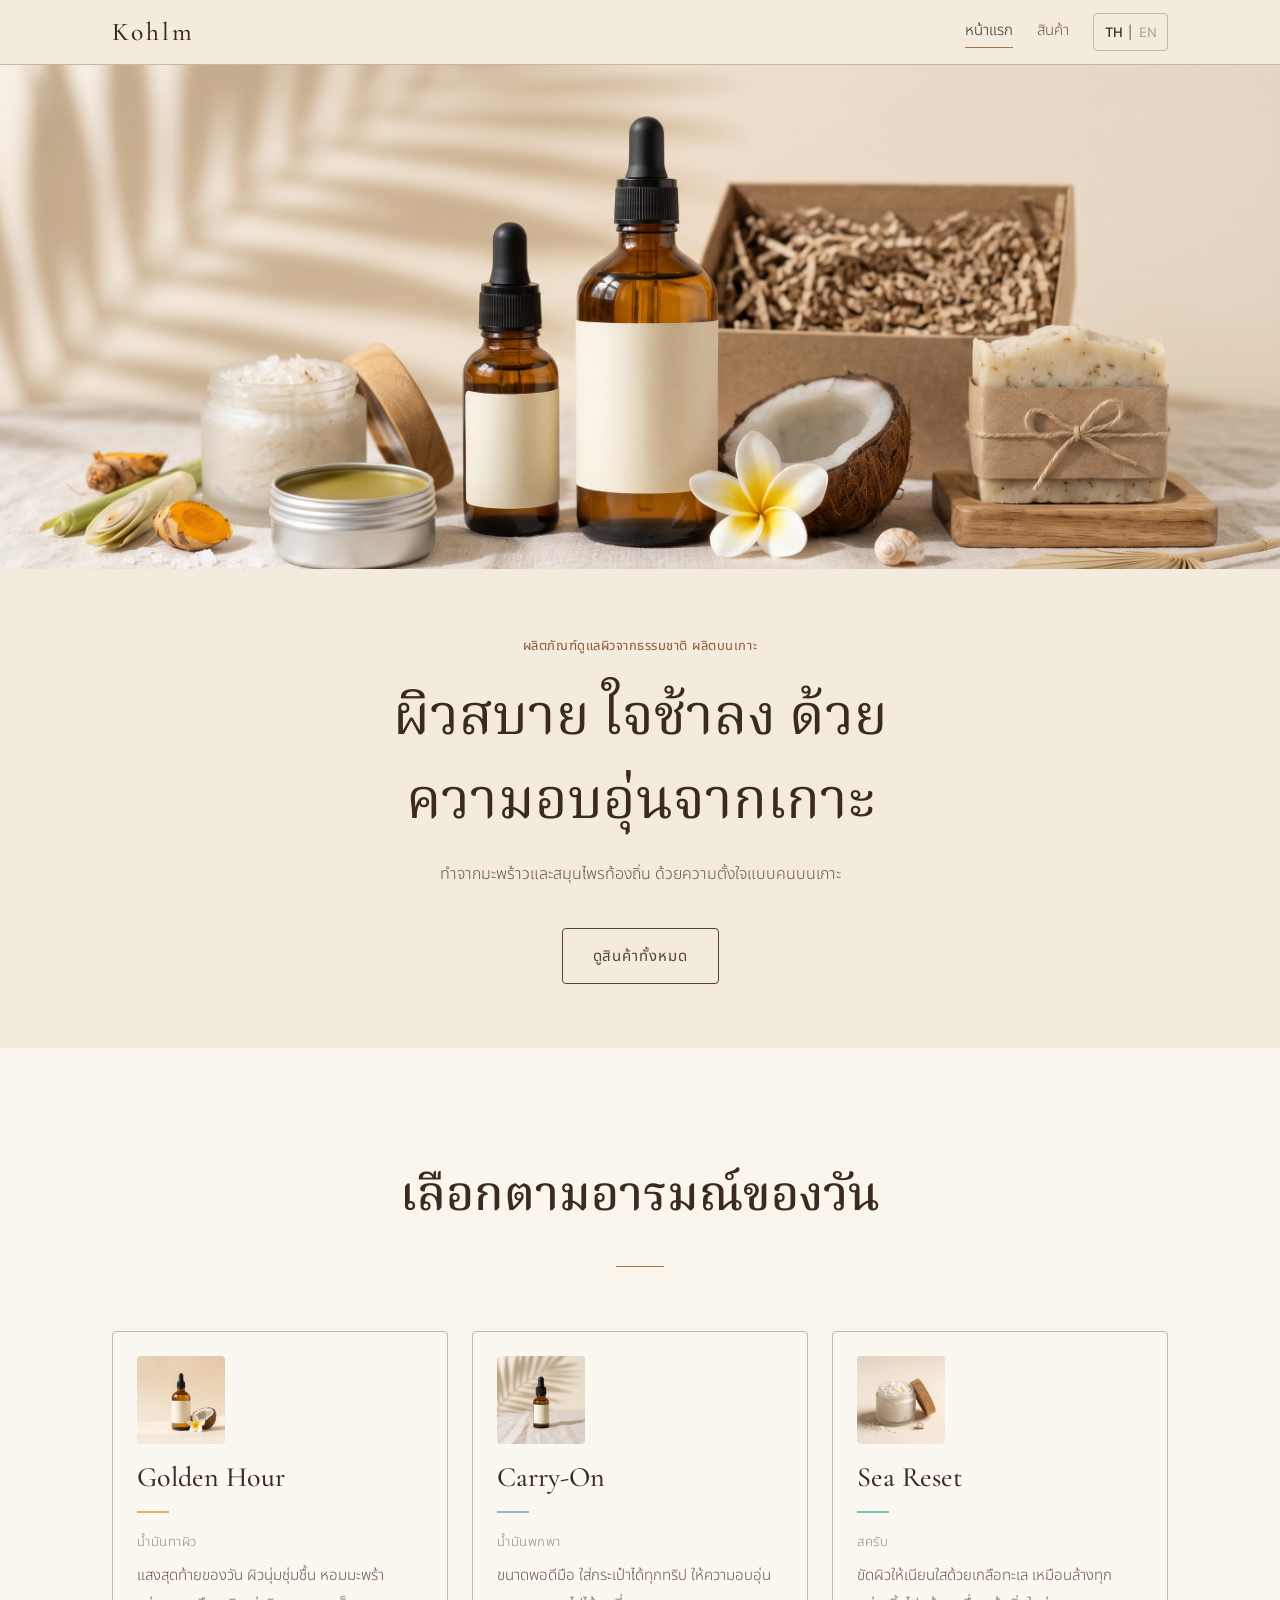
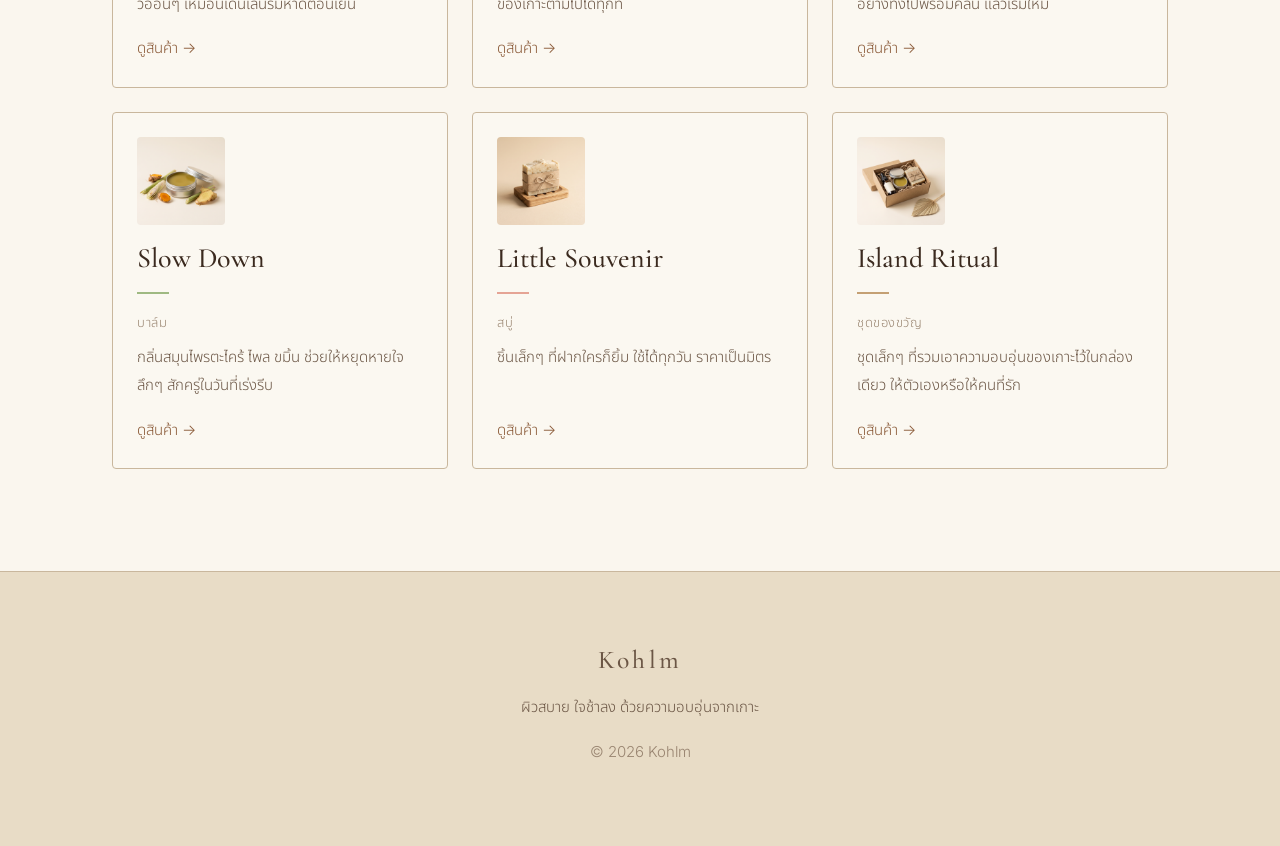
<file: index.html>
<!DOCTYPE html>
<html lang="th">
<head>
  <meta charset="utf-8">
  <meta name="viewport" content="width=device-width, initial-scale=1">
  <title>Kohlm | ผิวสบาย ใจช้าลง ด้วยความอบอุ่นจากเกาะ · Slow skin. Island warm.</title>
  <meta name="description" content="Kohlm ผลิตภัณฑ์ดูแลผิวจากธรรมชาติ ผลิตบนเกาะด้วยมะพร้าวและสมุนไพรท้องถิ่น | Natural skincare made on the island with local coconut and herbs.">
  <meta name="theme-color" content="#f3ebdd">
  <link rel="preconnect" href="https://fonts.googleapis.com">
  <link rel="preconnect" href="https://fonts.gstatic.com" crossorigin>
  <link rel="stylesheet" href="https://fonts.googleapis.com/css2?family=Cormorant+Garamond:ital,wght@0,400;0,500;0,600;1,400&family=Inter:wght@300;400;500&family=Noto+Sans+Thai:wght@300;400;500&family=Noto+Serif+Thai:wght@400;500;600&display=swap">
  <link rel="stylesheet" href="style.css">
</head>
<body>
  <a class="skip-link" href="#main" data-th="ข้ามไปยังเนื้อหา" data-en="Skip to content">ข้ามไปยังเนื้อหา</a>

  <header class="site-header">
    <div class="container site-header__inner">
      <a class="brand" href="index.html">Kohlm</a>
      <div class="site-header__right">
        <nav class="nav" aria-label="เมนูหลัก / Main menu">
          <a href="index.html" aria-current="page" data-th="หน้าแรก" data-en="Home">หน้าแรก</a>
          <a href="product.html" data-th="สินค้า" data-en="Products">สินค้า</a>
        </nav>
        <button type="button" id="lang-toggle">TH | EN</button>
      </div>
    </div>
  </header>

  <main id="main">
    <!-- Hero -->
    <section class="hero hero--full" aria-labelledby="hero-title">
      <div class="hero__media">
        <img class="hero__img"
             src="images/mix_gemini.jpg"
             alt="ผลิตภัณฑ์ Kohlm ทั้งชุดวางบนผ้าลินิน มีเงาใบปาล์มพาดอยู่ด้านหลัง"
             fetchpriority="high">
      </div>
      <div class="hero__body">
        <span class="eyebrow" data-th="ผลิตภัณฑ์ดูแลผิวจากธรรมชาติ ผลิตบนเกาะ" data-en="Natural skincare, made on the island">ผลิตภัณฑ์ดูแลผิวจากธรรมชาติ ผลิตบนเกาะ</span>
        <h1 class="hero__title" id="hero-title" data-th="ผิวสบาย ใจช้าลง ด้วยความอบอุ่นจากเกาะ" data-en="Slow skin. Island warm.">ผิวสบาย ใจช้าลง ด้วยความอบอุ่นจากเกาะ</h1>
        <p class="hero__sub" data-th="ทำจากมะพร้าวและสมุนไพรท้องถิ่น ด้วยความตั้งใจแบบคนบนเกาะ" data-en="Made with local coconut and herbs, with the care of island hands.">ทำจากมะพร้าวและสมุนไพรท้องถิ่น ด้วยความตั้งใจแบบคนบนเกาะ</p>
        <a class="btn" href="product.html" data-th="ดูสินค้าทั้งหมด" data-en="View all products">ดูสินค้าทั้งหมด</a>
      </div>
    </section>

    <!-- เลือกตามอารมณ์ / Moods -->
    <section class="section section--soft" aria-labelledby="moods-title">
      <div class="container">
        <div class="section__head">
          <h2 id="moods-title" data-th="เลือกตามอารมณ์ของวัน" data-en="Choose your mood">เลือกตามอารมณ์ของวัน</h2>
          <hr class="rule">
        </div>

        <div class="mood-grid">
          <a class="mood-card mood--golden-hour" href="product.html?mood=golden-hour">
            <div class="mood-card__media">
              <img class="mood-card__img" src="images/Coconut_Body_Oil_gemini.jpg" alt="ขวดหยดสีอำพัน 100 ml วางคู่กับมะพร้าวผ่าซีกและดอกลีลาวดี" loading="lazy">
            </div>
            <h3 class="mood-card__title">Golden Hour</h3>
            <span class="mood-underline" aria-hidden="true"></span>
            <span class="mood-card__type" data-th="น้ำมันทาผิว" data-en="Body Oil">น้ำมันทาผิว</span>
            <p class="mood-card__desc" data-th="แสงสุดท้ายของวัน ผิวนุ่มชุ่มชื้น หอมมะพร้าวอ่อนๆ เหมือนเดินเล่นริมหาดตอนเย็น" data-en="The last light of the day. Skin soft and moisturized, with a gentle coconut scent, like an evening stroll along the beach.">แสงสุดท้ายของวัน ผิวนุ่มชุ่มชื้น หอมมะพร้าวอ่อนๆ เหมือนเดินเล่นริมหาดตอนเย็น</p>
            <span class="mood-card__cta" data-th="ดูสินค้า" data-en="View">ดูสินค้า</span>
          </a>

          <a class="mood-card mood--carry-on" href="product.html?mood=carry-on">
            <div class="mood-card__media">
              <img class="mood-card__img" src="images/Travel_Oil_gemini.jpg" alt="ขวดหยดเล็กสีอำพัน 30 ml มีเงาใบปาล์มอยู่ด้านหลัง" loading="lazy">
            </div>
            <h3 class="mood-card__title">Carry-On</h3>
            <span class="mood-underline" aria-hidden="true"></span>
            <span class="mood-card__type" data-th="น้ำมันพกพา" data-en="Travel Oil">น้ำมันพกพา</span>
            <p class="mood-card__desc" data-th="ขนาดพอดีมือ ใส่กระเป๋าได้ทุกทริป ให้ความอบอุ่นของเกาะตามไปได้ทุกที่" data-en="Hand-sized and ready for every trip, it brings the warmth of the island wherever you go.">ขนาดพอดีมือ ใส่กระเป๋าได้ทุกทริป ให้ความอบอุ่นของเกาะตามไปได้ทุกที่</p>
            <span class="mood-card__cta" data-th="ดูสินค้า" data-en="View">ดูสินค้า</span>
          </a>

          <a class="mood-card mood--sea-reset" href="product.html?mood=sea-reset">
            <div class="mood-card__media">
              <img class="mood-card__img" src="images/Sea_Salt_Coconut_Scrub_gemini.jpg" alt="กระปุกแก้วฝาไม้บรรจุสครับเกลือทะเล วางคู่กับเปลือกหอย" loading="lazy">
            </div>
            <h3 class="mood-card__title">Sea Reset</h3>
            <span class="mood-underline" aria-hidden="true"></span>
            <span class="mood-card__type" data-th="สครับ" data-en="Scrub">สครับ</span>
            <p class="mood-card__desc" data-th="ขัดผิวให้เนียนใสด้วยเกลือทะเล เหมือนล้างทุกอย่างทิ้งไปพร้อมคลื่น แล้วเริ่มใหม่" data-en="Sea salt buffs skin smooth and bright, like letting the waves wash everything away so you can begin again.">ขัดผิวให้เนียนใสด้วยเกลือทะเล เหมือนล้างทุกอย่างทิ้งไปพร้อมคลื่น แล้วเริ่มใหม่</p>
            <span class="mood-card__cta" data-th="ดูสินค้า" data-en="View">ดูสินค้า</span>
          </a>

          <a class="mood-card mood--slow-down" href="product.html?mood=slow-down">
            <div class="mood-card__media">
              <img class="mood-card__img" src="images/Herbal_Balm_gemini.jpg" alt="ตลับอลูมิเนียมบรรจุบาล์ม วางข้างตะไคร้ ขมิ้น และขิง" loading="lazy">
            </div>
            <h3 class="mood-card__title">Slow Down</h3>
            <span class="mood-underline" aria-hidden="true"></span>
            <span class="mood-card__type" data-th="บาล์ม" data-en="Balm">บาล์ม</span>
            <p class="mood-card__desc" data-th="กลิ่นสมุนไพรตะไคร้ ไพล ขมิ้น ช่วยให้หยุดหายใจลึกๆ สักครู่ในวันที่เร่งรีบ" data-en="Herbal notes of lemongrass, plai and turmeric help you pause for one deep breath on a rushed day.">กลิ่นสมุนไพรตะไคร้ ไพล ขมิ้น ช่วยให้หยุดหายใจลึกๆ สักครู่ในวันที่เร่งรีบ</p>
            <span class="mood-card__cta" data-th="ดูสินค้า" data-en="View">ดูสินค้า</span>
          </a>

          <a class="mood-card mood--little-souvenir" href="product.html?mood=little-souvenir">
            <div class="mood-card__media">
              <img class="mood-card__img" src="images/Natural_Soap_gemini.jpg" alt="สบู่ก้อนห่อกระดาษคราฟต์ผูกเชือก วางบนถาดไม้" loading="lazy">
            </div>
            <h3 class="mood-card__title">Little Souvenir</h3>
            <span class="mood-underline" aria-hidden="true"></span>
            <span class="mood-card__type" data-th="สบู่" data-en="Soap">สบู่</span>
            <p class="mood-card__desc" data-th="ชิ้นเล็กๆ ที่ฝากใครก็ยิ้ม ใช้ได้ทุกวัน ราคาเป็นมิตร" data-en="A little something that makes anyone smile. Made for everyday use, at a friendly price.">ชิ้นเล็กๆ ที่ฝากใครก็ยิ้ม ใช้ได้ทุกวัน ราคาเป็นมิตร</p>
            <span class="mood-card__cta" data-th="ดูสินค้า" data-en="View">ดูสินค้า</span>
          </a>

          <a class="mood-card mood--island-ritual" href="product.html?mood=island-ritual">
            <div class="mood-card__media">
              <img class="mood-card__img" src="images/Island_Ritual_Set_gemini.jpg" alt="กล่องของขวัญคราฟต์ บรรจุขวดน้ำมัน บาล์ม และสบู่ พร้อมใบปาล์มแห้ง" loading="lazy">
            </div>
            <h3 class="mood-card__title">Island Ritual</h3>
            <span class="mood-underline" aria-hidden="true"></span>
            <span class="mood-card__type" data-th="ชุดของขวัญ" data-en="Gift Set">ชุดของขวัญ</span>
            <p class="mood-card__desc" data-th="ชุดเล็กๆ ที่รวมเอาความอบอุ่นของเกาะไว้ในกล่องเดียว ให้ตัวเองหรือให้คนที่รัก" data-en="A small set that gathers the warmth of the island into one box, for yourself or someone you love.">ชุดเล็กๆ ที่รวมเอาความอบอุ่นของเกาะไว้ในกล่องเดียว ให้ตัวเองหรือให้คนที่รัก</p>
            <span class="mood-card__cta" data-th="ดูสินค้า" data-en="View">ดูสินค้า</span>
          </a>
        </div>
      </div>
    </section>
  </main>

  <footer class="site-footer">
    <div class="container">
      <a class="brand" href="index.html">Kohlm</a>
      <p data-th="ผิวสบาย ใจช้าลง ด้วยความอบอุ่นจากเกาะ" data-en="Slow skin. Island warm.">ผิวสบาย ใจช้าลง ด้วยความอบอุ่นจากเกาะ</p>
      <p class="text-en">&copy; 2026 Kohlm</p>
    </div>
  </footer>

  <script src="script.js"></script>
</body>
</html>
</file>
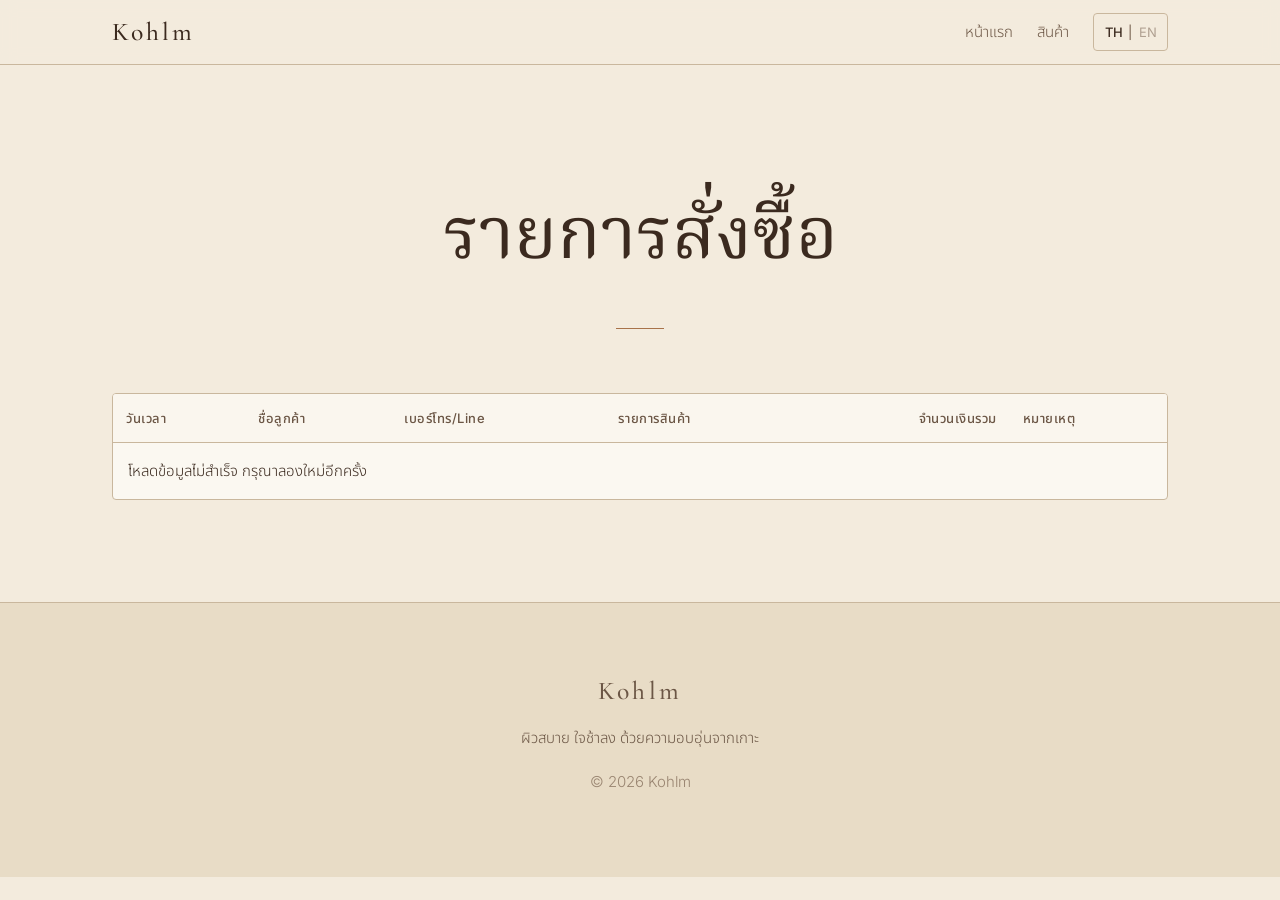
<file: admin.html>
<!DOCTYPE html>
<html lang="th">
<head>
  <meta charset="utf-8">
  <meta name="viewport" content="width=device-width, initial-scale=1">
  <meta name="robots" content="noindex, nofollow">
  <title>รายการสั่งซื้อ · Orders | Kohlm</title>
  <meta name="description" content="หน้าสำหรับเจ้าของร้านเพื่อดูรายการสั่งซื้อ Kohlm | Order list for the Kohlm shop owner.">
  <meta name="theme-color" content="#f3ebdd">
  <link rel="preconnect" href="https://fonts.googleapis.com">
  <link rel="preconnect" href="https://fonts.gstatic.com" crossorigin>
  <link rel="stylesheet" href="https://fonts.googleapis.com/css2?family=Cormorant+Garamond:ital,wght@0,400;0,500;0,600;1,400&family=Inter:wght@300;400;500&family=Noto+Sans+Thai:wght@300;400;500&family=Noto+Serif+Thai:wght@400;500;600&display=swap">
  <link rel="stylesheet" href="style.css">
</head>
<body>
  <a class="skip-link" href="#main" data-th="ข้ามไปยังเนื้อหา" data-en="Skip to content">ข้ามไปยังเนื้อหา</a>

  <header class="site-header">
    <div class="container site-header__inner">
      <a class="brand" href="index.html">Kohlm</a>
      <div class="site-header__right">
        <nav class="nav" aria-label="เมนูหลัก / Main menu">
          <a href="index.html" data-th="หน้าแรก" data-en="Home">หน้าแรก</a>
          <a href="product.html" data-th="สินค้า" data-en="Products">สินค้า</a>
        </nav>
        <button type="button" id="lang-toggle">TH | EN</button>
      </div>
    </div>
  </header>

  <main id="main">
    <section class="section" aria-labelledby="page-title">
      <div class="container">
        <div class="section__head">
          <h1 id="page-title" data-th="รายการสั่งซื้อ" data-en="Orders">รายการสั่งซื้อ</h1>
          <hr class="rule">
        </div>

        <div class="table-wrap" role="region" aria-labelledby="page-title" tabindex="0">
          <table id="ordersTable" class="orders-table">
            <thead>
              <tr>
                <th scope="col" data-th="วันเวลา" data-en="Date/Time">วันเวลา</th>
                <th scope="col" data-th="ชื่อลูกค้า" data-en="Customer">ชื่อลูกค้า</th>
                <th scope="col" data-th="เบอร์โทร/Line" data-en="Phone / LINE">เบอร์โทร/Line</th>
                <th scope="col" data-th="รายการสินค้า" data-en="Items">รายการสินค้า</th>
                <th scope="col" data-th="จำนวนเงินรวม" data-en="Total">จำนวนเงินรวม</th>
                <th scope="col" data-th="หมายเหตุ" data-en="Note">หมายเหตุ</th>
              </tr>
            </thead>
            <tbody></tbody>
          </table>
        </div>
      </div>
    </section>
  </main>

  <footer class="site-footer">
    <div class="container">
      <a class="brand" href="index.html">Kohlm</a>
      <p data-th="ผิวสบาย ใจช้าลง ด้วยความอบอุ่นจากเกาะ" data-en="Slow skin. Island warm.">ผิวสบาย ใจช้าลง ด้วยความอบอุ่นจากเกาะ</p>
      <p class="text-en">&copy; 2026 Kohlm</p>
    </div>
  </footer>

  <script src="script.js"></script>
</body>
</html>
</file>
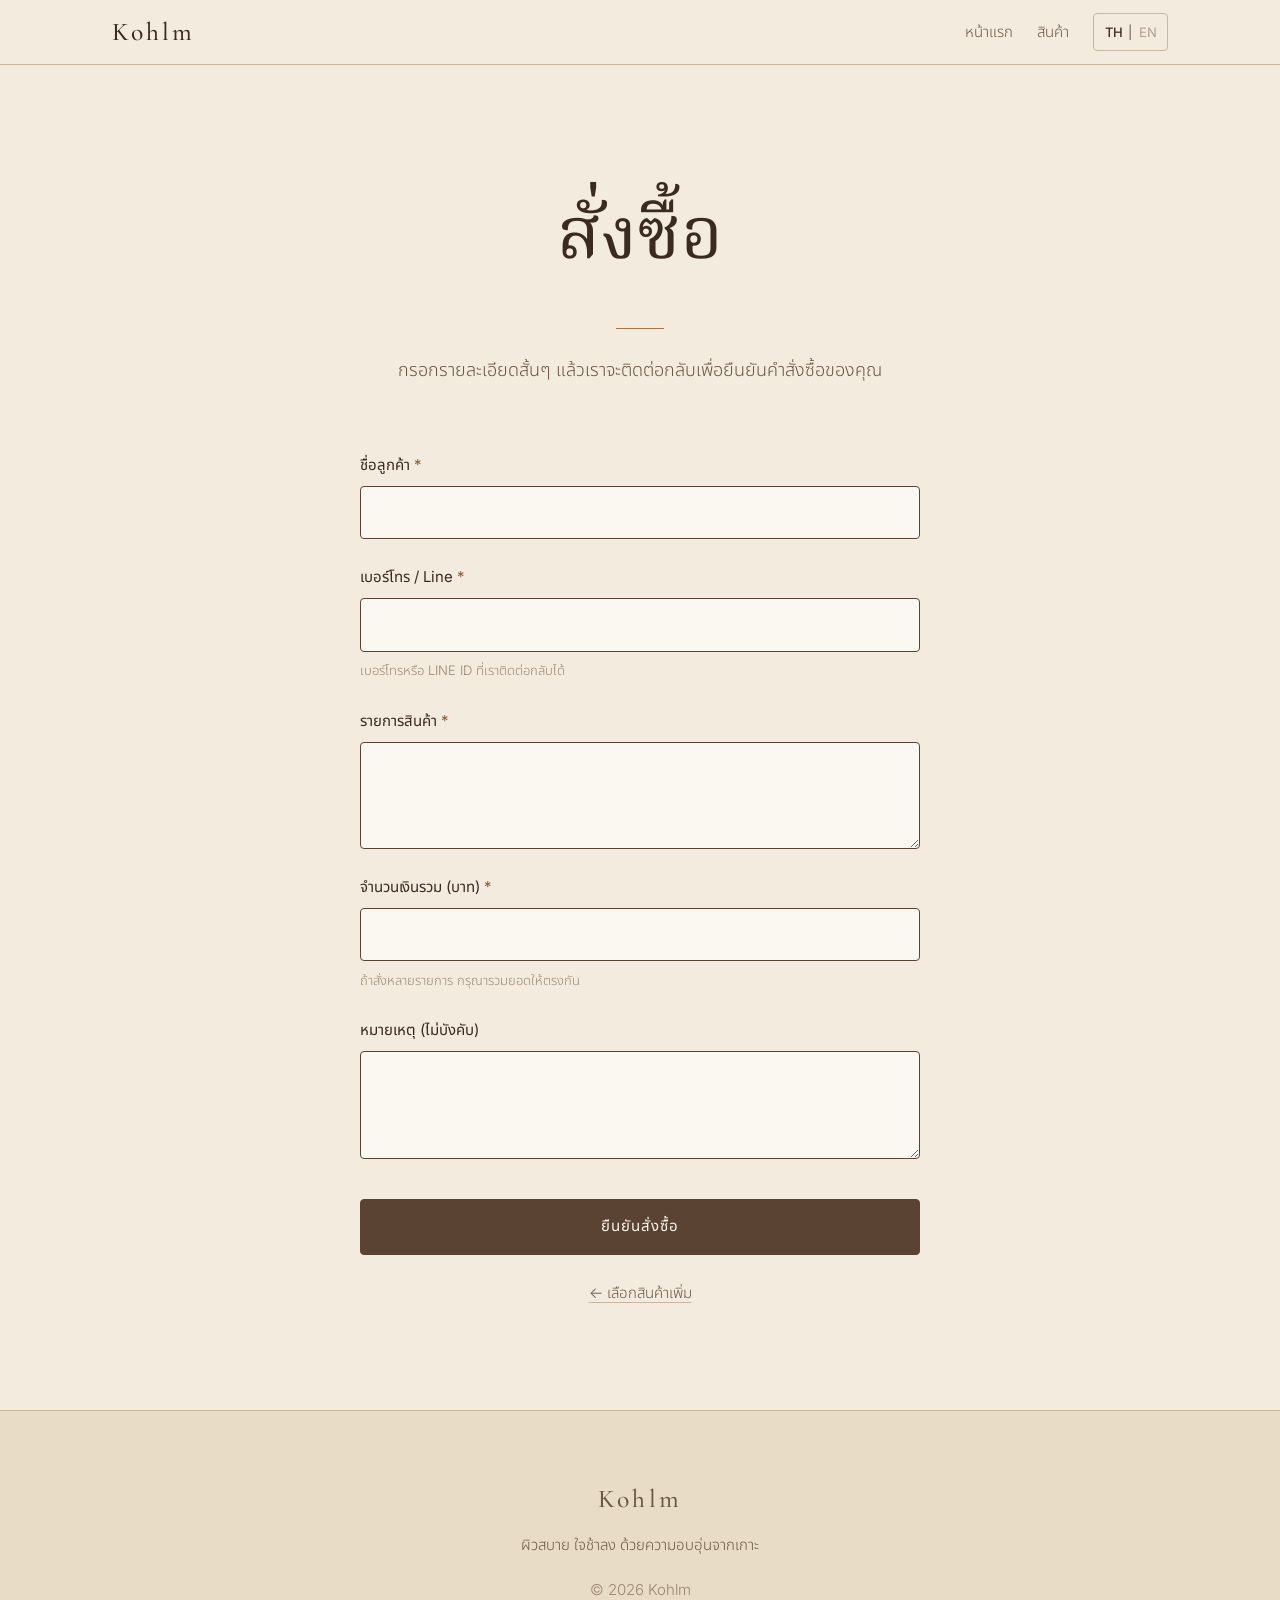
<file: order.html>
<!DOCTYPE html>
<html lang="th">
<head>
  <meta charset="utf-8">
  <meta name="viewport" content="width=device-width, initial-scale=1">
  <title>สั่งซื้อ · Place your order | Kohlm</title>
  <meta name="description" content="สั่งซื้อผลิตภัณฑ์ดูแลผิว Kohlm กรอกรายละเอียดสั้นๆ แล้วเราจะติดต่อกลับ | Order Kohlm natural skincare. Share a few details and we'll get back to you.">
  <meta name="theme-color" content="#f3ebdd">
  <link rel="preconnect" href="https://fonts.googleapis.com">
  <link rel="preconnect" href="https://fonts.gstatic.com" crossorigin>
  <link rel="stylesheet" href="https://fonts.googleapis.com/css2?family=Cormorant+Garamond:ital,wght@0,400;0,500;0,600;1,400&family=Inter:wght@300;400;500&family=Noto+Sans+Thai:wght@300;400;500&family=Noto+Serif+Thai:wght@400;500;600&display=swap">
  <link rel="stylesheet" href="style.css">
</head>
<body>
  <a class="skip-link" href="#main" data-th="ข้ามไปยังเนื้อหา" data-en="Skip to content">ข้ามไปยังเนื้อหา</a>

  <header class="site-header">
    <div class="container site-header__inner">
      <a class="brand" href="index.html">Kohlm</a>
      <div class="site-header__right">
        <nav class="nav" aria-label="เมนูหลัก / Main menu">
          <a href="index.html" data-th="หน้าแรก" data-en="Home">หน้าแรก</a>
          <a href="product.html" data-th="สินค้า" data-en="Products">สินค้า</a>
        </nav>
        <button type="button" id="lang-toggle">TH | EN</button>
      </div>
    </div>
  </header>

  <main id="main">
    <section class="section" aria-labelledby="page-title">
      <div class="container">
        <div class="section__head">
          <h1 id="page-title" data-th="สั่งซื้อ" data-en="Place your order">สั่งซื้อ</h1>
          <hr class="rule">
          <p class="lead" data-th="กรอกรายละเอียดสั้นๆ แล้วเราจะติดต่อกลับเพื่อยืนยันคำสั่งซื้อของคุณ" data-en="Share a few details and we'll get back to you to confirm your order.">กรอกรายละเอียดสั้นๆ แล้วเราจะติดต่อกลับเพื่อยืนยันคำสั่งซื้อของคุณ</p>
        </div>

        <form id="orderForm" class="order-form">
          <div class="form-field">
            <label class="form-label form-label--required" for="customerName" data-th="ชื่อลูกค้า" data-en="Name">ชื่อลูกค้า</label>
            <input class="form-input" type="text" id="customerName" autocomplete="name" required>
          </div>

          <div class="form-field">
            <label class="form-label form-label--required" for="contact" data-th="เบอร์โทร / Line" data-en="Phone / LINE">เบอร์โทร / Line</label>
            <input class="form-input" type="text" id="contact" aria-describedby="contact-hint" required>
            <p class="form-hint" id="contact-hint" data-th="เบอร์โทรหรือ LINE ID ที่เราติดต่อกลับได้" data-en="A phone number or LINE ID we can reach you on">เบอร์โทรหรือ LINE ID ที่เราติดต่อกลับได้</p>
          </div>

          <div class="form-field">
            <label class="form-label form-label--required" for="items" data-th="รายการสินค้า" data-en="Items">รายการสินค้า</label>
            <textarea class="form-input" id="items" rows="3" required></textarea>
          </div>

          <div class="form-field">
            <label class="form-label form-label--required" for="total" data-th="จำนวนเงินรวม (บาท)" data-en="Total (THB)">จำนวนเงินรวม (บาท)</label>
            <input class="form-input" type="text" id="total" inputmode="numeric" aria-describedby="total-hint" required>
            <p class="form-hint" id="total-hint" data-th="ถ้าสั่งหลายรายการ กรุณารวมยอดให้ตรงกัน" data-en="If you order several items, please make the total match.">ถ้าสั่งหลายรายการ กรุณารวมยอดให้ตรงกัน</p>
          </div>

          <div class="form-field">
            <label class="form-label" for="note" data-th="หมายเหตุ (ไม่บังคับ)" data-en="Note (optional)">หมายเหตุ (ไม่บังคับ)</label>
            <textarea class="form-input" id="note" rows="3"></textarea>
          </div>

          <div class="form-actions">
            <button type="submit" class="btn btn--solid btn--block" data-th="ยืนยันสั่งซื้อ" data-en="Confirm order">ยืนยันสั่งซื้อ</button>
            <a class="back-link" href="product.html" data-th="← เลือกสินค้าเพิ่ม" data-en="← Keep browsing">← เลือกสินค้าเพิ่ม</a>
          </div>
        </form>
      </div>
    </section>
  </main>

  <footer class="site-footer">
    <div class="container">
      <a class="brand" href="index.html">Kohlm</a>
      <p data-th="ผิวสบาย ใจช้าลง ด้วยความอบอุ่นจากเกาะ" data-en="Slow skin. Island warm.">ผิวสบาย ใจช้าลง ด้วยความอบอุ่นจากเกาะ</p>
      <p class="text-en">&copy; 2026 Kohlm</p>
    </div>
  </footer>

  <script src="script.js"></script>
</body>
</html>
</file>
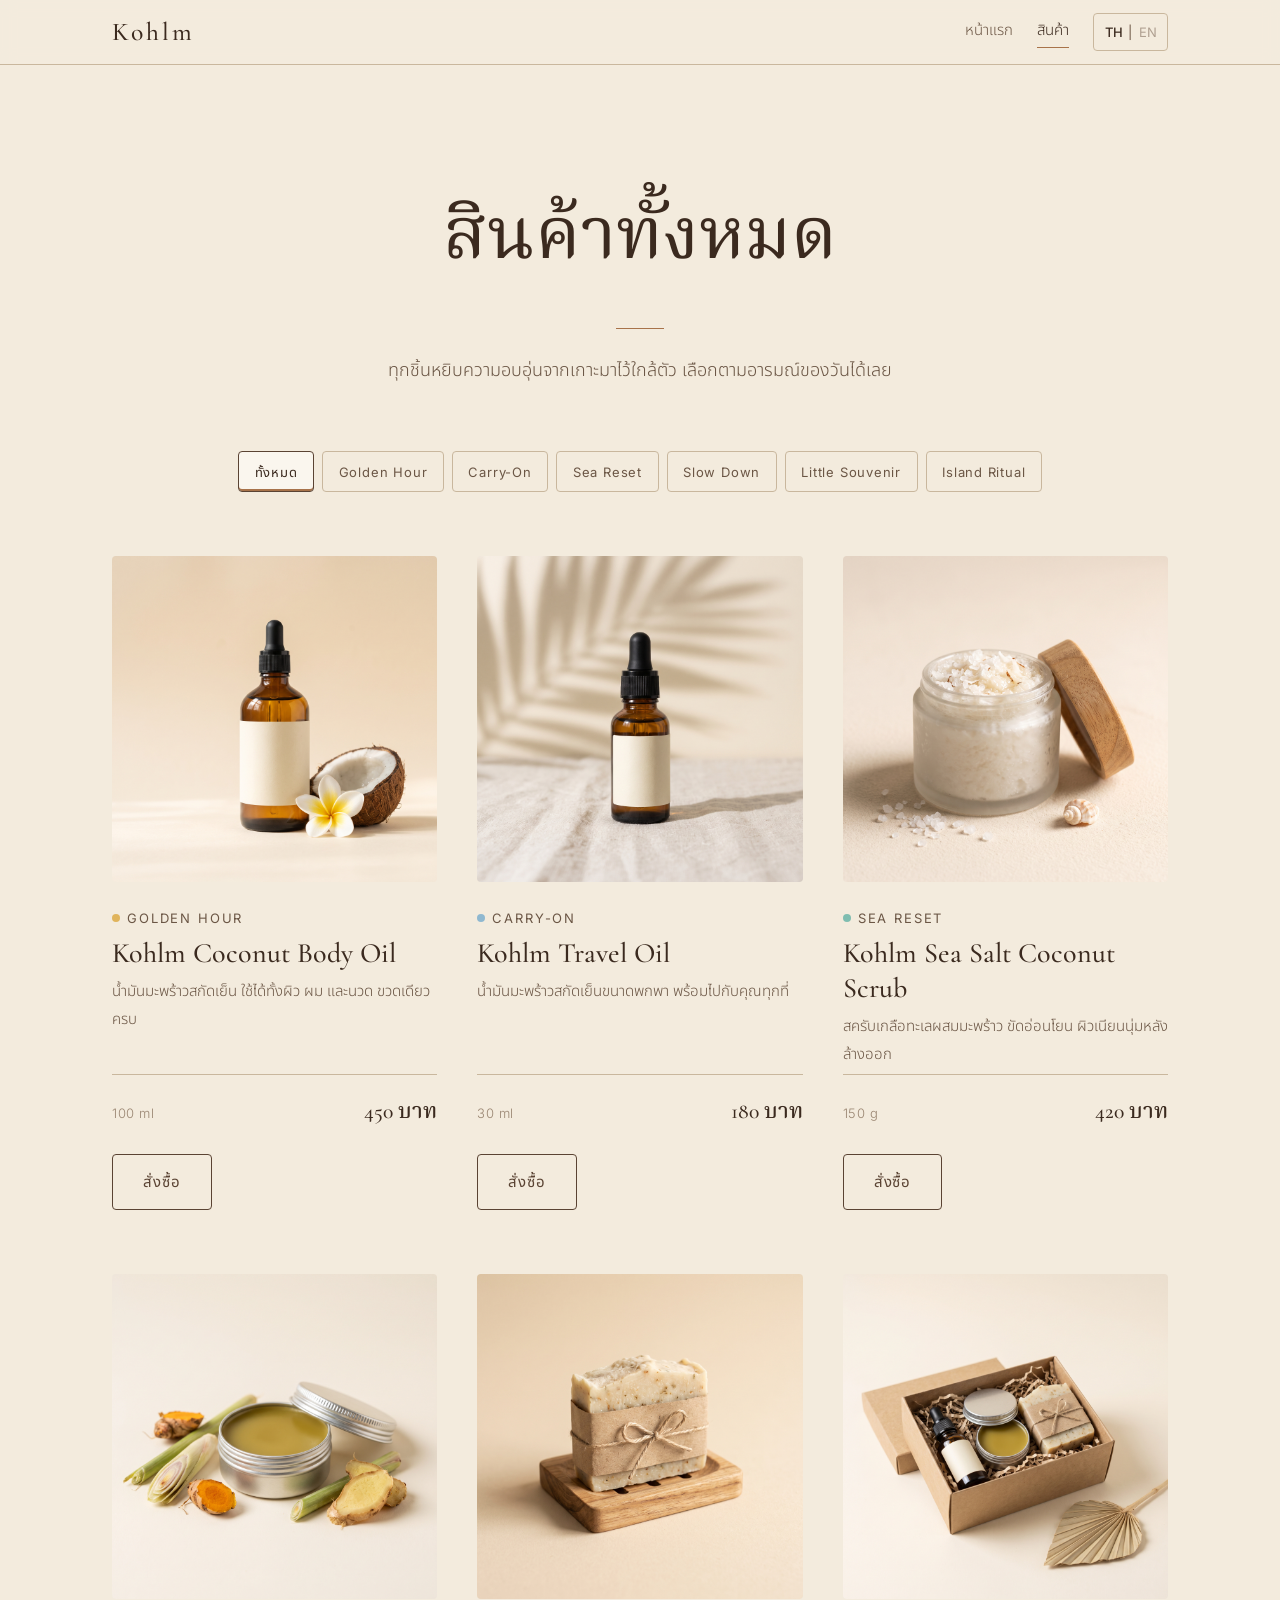
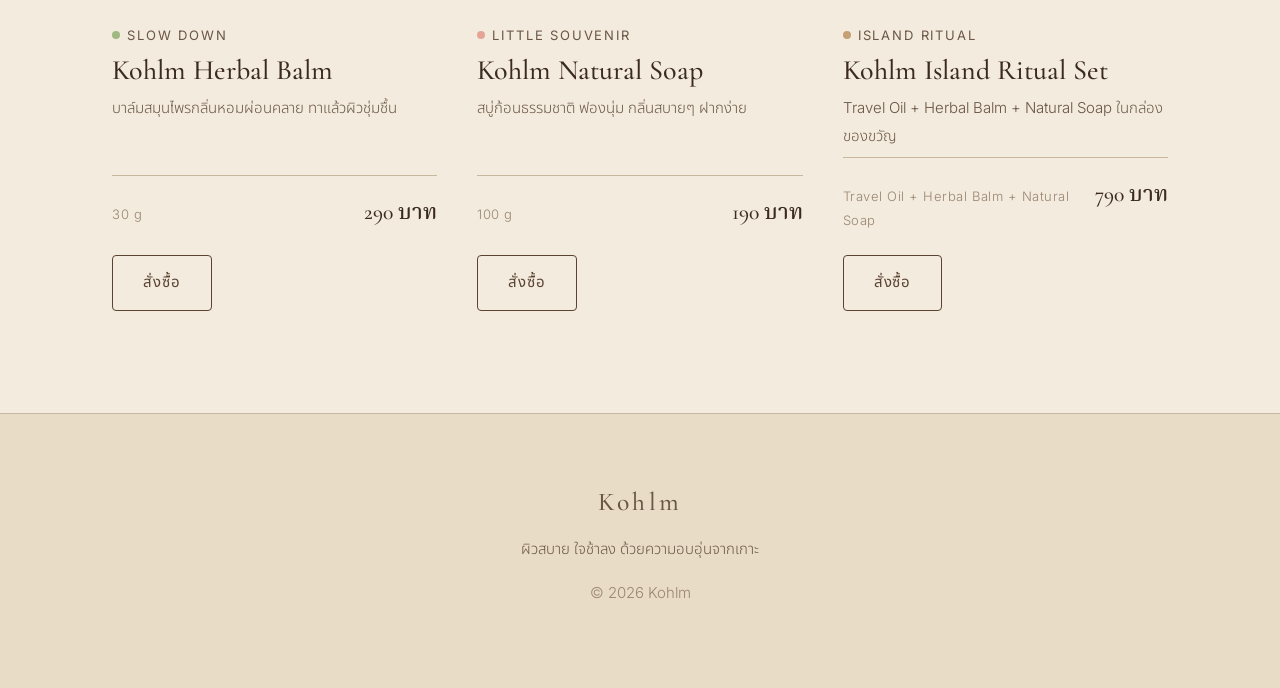
<file: product.html>
<!DOCTYPE html>
<html lang="th">
<head>
  <meta charset="utf-8">
  <meta name="viewport" content="width=device-width, initial-scale=1">
  <title>สินค้าทั้งหมด · All products | Kohlm</title>
  <meta name="description" content="สินค้า Kohlm ทั้งหมด น้ำมันมะพร้าว สครับเกลือทะเล บาล์มสมุนไพร สบู่ และชุดของขวัญ เลือกตามอารมณ์ของวัน | All Kohlm products: coconut oil, sea salt scrub, herbal balm, soap and gift set.">
  <meta name="theme-color" content="#f3ebdd">
  <link rel="preconnect" href="https://fonts.googleapis.com">
  <link rel="preconnect" href="https://fonts.gstatic.com" crossorigin>
  <link rel="stylesheet" href="https://fonts.googleapis.com/css2?family=Cormorant+Garamond:ital,wght@0,400;0,500;0,600;1,400&family=Inter:wght@300;400;500&family=Noto+Sans+Thai:wght@300;400;500&family=Noto+Serif+Thai:wght@400;500;600&display=swap">
  <link rel="stylesheet" href="style.css">
</head>
<body>
  <a class="skip-link" href="#main" data-th="ข้ามไปยังเนื้อหา" data-en="Skip to content">ข้ามไปยังเนื้อหา</a>

  <header class="site-header">
    <div class="container site-header__inner">
      <a class="brand" href="index.html">Kohlm</a>
      <div class="site-header__right">
        <nav class="nav" aria-label="เมนูหลัก / Main menu">
          <a href="index.html" data-th="หน้าแรก" data-en="Home">หน้าแรก</a>
          <a href="product.html" aria-current="page" data-th="สินค้า" data-en="Products">สินค้า</a>
        </nav>
        <button type="button" id="lang-toggle">TH | EN</button>
      </div>
    </div>
  </header>

  <main id="main">
    <section class="section" aria-labelledby="page-title">
      <div class="container">
        <div class="section__head">
          <h1 id="page-title" data-th="สินค้าทั้งหมด" data-en="All products">สินค้าทั้งหมด</h1>
          <hr class="rule">
          <p class="lead" data-th="ทุกชิ้นหยิบความอบอุ่นจากเกาะมาไว้ใกล้ตัว เลือกตามอารมณ์ของวันได้เลย" data-en="Every piece brings a little island warmth closer. Pick by the mood of your day.">ทุกชิ้นหยิบความอบอุ่นจากเกาะมาไว้ใกล้ตัว เลือกตามอารมณ์ของวันได้เลย</p>
        </div>

        <div id="filter-bar" class="filter-bar" role="group" aria-label="กรองตามอารมณ์ / Filter by mood"></div>

        <div id="product-list" class="product-grid" aria-live="polite"></div>
      </div>
    </section>
  </main>

  <footer class="site-footer">
    <div class="container">
      <a class="brand" href="index.html">Kohlm</a>
      <p data-th="ผิวสบาย ใจช้าลง ด้วยความอบอุ่นจากเกาะ" data-en="Slow skin. Island warm.">ผิวสบาย ใจช้าลง ด้วยความอบอุ่นจากเกาะ</p>
      <p class="text-en">&copy; 2026 Kohlm</p>
    </div>
  </footer>

  <script src="script.js"></script>
</body>
</html>
</file>
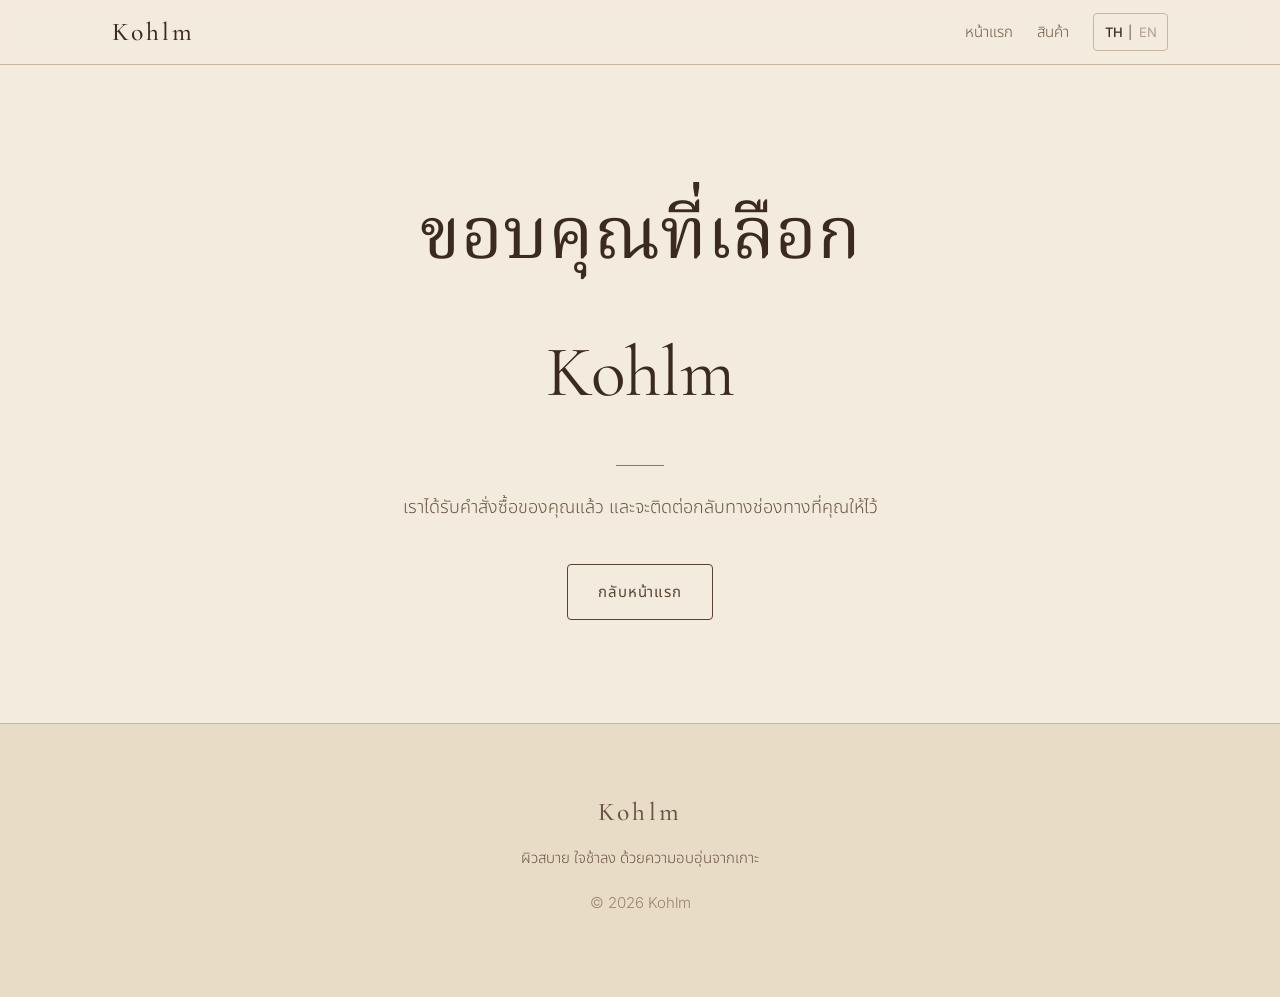
<file: thankyou.html>
<!DOCTYPE html>
<html lang="th">
<head>
  <meta charset="utf-8">
  <meta name="viewport" content="width=device-width, initial-scale=1">
  <title>ขอบคุณ · Thank you | Kohlm</title>
  <meta name="description" content="ขอบคุณที่เลือก Kohlm เราได้รับคำสั่งซื้อแล้วและจะติดต่อกลับ | Thank you for choosing Kohlm. We've received your order.">
  <meta name="theme-color" content="#f3ebdd">
  <link rel="preconnect" href="https://fonts.googleapis.com">
  <link rel="preconnect" href="https://fonts.gstatic.com" crossorigin>
  <link rel="stylesheet" href="https://fonts.googleapis.com/css2?family=Cormorant+Garamond:ital,wght@0,400;0,500;0,600;1,400&family=Inter:wght@300;400;500&family=Noto+Sans+Thai:wght@300;400;500&family=Noto+Serif+Thai:wght@400;500;600&display=swap">
  <link rel="stylesheet" href="style.css">
</head>
<body>
  <a class="skip-link" href="#main" data-th="ข้ามไปยังเนื้อหา" data-en="Skip to content">ข้ามไปยังเนื้อหา</a>

  <header class="site-header">
    <div class="container site-header__inner">
      <a class="brand" href="index.html">Kohlm</a>
      <div class="site-header__right">
        <nav class="nav" aria-label="เมนูหลัก / Main menu">
          <a href="index.html" data-th="หน้าแรก" data-en="Home">หน้าแรก</a>
          <a href="product.html" data-th="สินค้า" data-en="Products">สินค้า</a>
        </nav>
        <button type="button" id="lang-toggle">TH | EN</button>
      </div>
    </div>
  </header>

  <main id="main">
    <section class="section thanks-section" aria-labelledby="page-title">
      <div class="container">
        <div class="thanks">
          <h1 id="page-title" data-th="ขอบคุณที่เลือก Kohlm" data-en="Thank you for choosing Kohlm">ขอบคุณที่เลือก Kohlm</h1>
          <hr class="rule">
          <p class="lead" data-th="เราได้รับคำสั่งซื้อของคุณแล้ว และจะติดต่อกลับทางช่องทางที่คุณให้ไว้" data-en="We've received your order and will get in touch through the contact you gave us.">เราได้รับคำสั่งซื้อของคุณแล้ว และจะติดต่อกลับทางช่องทางที่คุณให้ไว้</p>
          <a class="btn" href="index.html" data-th="กลับหน้าแรก" data-en="Back to home">กลับหน้าแรก</a>
        </div>
      </div>
    </section>
  </main>

  <footer class="site-footer">
    <div class="container">
      <a class="brand" href="index.html">Kohlm</a>
      <p data-th="ผิวสบาย ใจช้าลง ด้วยความอบอุ่นจากเกาะ" data-en="Slow skin. Island warm.">ผิวสบาย ใจช้าลง ด้วยความอบอุ่นจากเกาะ</p>
      <p class="text-en">&copy; 2026 Kohlm</p>
    </div>
  </footer>

  <script src="script.js"></script>
</body>
</html>
</file>
<file: style.css>
/* ==========================================================================
   Kohlm — style.css
   Slow skin. Island warm.
   Natural, warm, minimal. Hand-made island brand; not cute, not luxury spa.
   Mobile-first. Edit colors in :root only.
   ========================================================================== */

@import url("https://fonts.googleapis.com/css2?family=Cormorant+Garamond:ital,wght@0,400;0,500;0,600;1,400&family=Inter:wght@300;400;500&family=Noto+Sans+Thai:wght@300;400;500&family=Noto+Serif+Thai:wght@400;500;600&display=swap");

/* ---------- 1. Design tokens ---------- */
:root {
  /* Base palette: cream / sand / coconut brown */
  --color-bg:          #f3ebdd;  /* warm cream; tune this to match the photo backdrop */
  --color-bg-soft:     #faf6ee;  /* off-white, for alternate sections */
  --color-bg-sand:     #e8dcc6;  /* sand beige */
  --color-surface:     #fbf8f1;  /* cards / header */
  --color-ink:         #3b2a1f;  /* deep coconut brown: main text */
  --color-ink-soft:    #6b5645;  /* secondary text */
  --color-ink-faint:   #9a8672;  /* captions */
  --color-line:        #c9b79d;  /* soft hairlines */
  --color-line-strong: #5a4333;  /* thin dark-brown borders / buttons */

  /* Accent: light copper / bronze */
  --color-accent:      #a8734a;
  --color-accent-deep: #8a5a38;
  --color-accent-tint: #ecd9c6;

  /* Mood accents: tiny touches only (dots, underlines, icons). Never full-card fills. */
  --mood-golden-hour:    #e0b45c;  /* light amber gold */
  --mood-carry-on:       #8fb8d0;  /* light sky blue */
  --mood-sea-reset:      #7fbdb0;  /* light sea green */
  --mood-slow-down:      #9fb982;  /* light herbal green */
  --mood-little-souvenir:#e5a495;  /* light coral pink */
  --mood-island-ritual:  #c4a074;  /* sandy bronze */

  /* Typography */
  --font-serif: "Cormorant Garamond", "Noto Serif Thai", "Playfair Display", Georgia, serif;
  --font-sans:  "Inter", "Noto Sans Thai", system-ui, -apple-system, "Segoe UI", sans-serif;

  --fs-xs:   0.8125rem;
  --fs-sm:   0.9375rem;
  --fs-base: 1rem;
  --fs-lg:   1.125rem;
  --fs-h3:   clamp(1.35rem, 1.1rem + 1vw, 1.75rem);
  --fs-h2:   clamp(1.9rem, 1.4rem + 2.2vw, 3rem);
  --fs-h1:   clamp(2.4rem, 1.6rem + 4vw, 4.5rem);

  /* Spacing (generous) */
  --space-1: 0.5rem;
  --space-2: 1rem;
  --space-3: 1.5rem;
  --space-4: 2.5rem;
  --space-5: 4rem;
  --space-6: 6rem;
  --section-pad: clamp(3.5rem, 8vw, 7.5rem);
  --container: 72rem;
  --gutter: clamp(1.25rem, 5vw, 3rem);

  /* One shape for the whole site */
  --radius: 4px;
  --border: 1px solid var(--color-line);
  --border-strong: 1px solid var(--color-line-strong);

  /* Motion */
  --ease: cubic-bezier(0.22, 0.61, 0.36, 1);
  --dur: 0.6s;

  /* Hero image: mix_gemini.jpg is wide landscape. Set --hero-ratio to the real ratio. */
  --hero-ratio: 16 / 9;
}

/* ---------- 2. Reset / base ---------- */
*, *::before, *::after { box-sizing: border-box; }

html {
  -webkit-text-size-adjust: 100%;
  scroll-behavior: smooth;
}

body {
  margin: 0;
  background: var(--color-bg);
  color: var(--color-ink);
  font-family: var(--font-sans);
  font-size: var(--fs-base);
  font-weight: 300;
  line-height: 1.75;
  -webkit-font-smoothing: antialiased;
  text-rendering: optimizeLegibility;
}

/* Thai needs more line height and no letter-spacing */
:lang(th) { line-height: 1.9; letter-spacing: 0; }

img { max-width: 100%; display: block; }
a { color: inherit; text-decoration-color: var(--color-line); text-underline-offset: 0.25em; }
a:hover { color: var(--color-accent-deep); }

:focus-visible {
  outline: 1px solid var(--color-accent-deep);
  outline-offset: 3px;
}

::selection { background: var(--color-accent-tint); }

/* ---------- 3. Typography ---------- */
h1, h2, h3, h4 {
  font-family: var(--font-serif);
  font-weight: 500;
  line-height: 1.25;
  margin: 0 0 var(--space-2);
  color: var(--color-ink);
}
h1 { font-size: var(--fs-h1); font-weight: 400; line-height: 1.15; }
h2 { font-size: var(--fs-h2); }
h3 { font-size: var(--fs-h3); }

p { margin: 0 0 var(--space-2); color: var(--color-ink-soft); }

.eyebrow {
  display: inline-block;
  margin-bottom: var(--space-2);
  font-family: var(--font-sans);
  font-size: var(--fs-xs);
  font-weight: 400;
  letter-spacing: 0.22em;
  text-transform: uppercase;
  color: var(--color-accent-deep);
}
:lang(th).eyebrow, .eyebrow:lang(th) { letter-spacing: 0.04em; }

.lead { font-size: var(--fs-lg); max-width: 38rem; }
.text-en { color: var(--color-ink-faint); font-size: var(--fs-sm); }

/* ---------- 4. Layout ---------- */
.container {
  width: 100%;
  max-width: var(--container);
  margin-inline: auto;
  padding-inline: var(--gutter);
}

.section { padding-block: var(--section-pad); }
.section--soft { background: var(--color-bg-soft); }
.section--sand { background: var(--color-bg-sand); }

.section__head {
  max-width: 40rem;
  margin: 0 auto var(--space-5);
  text-align: center;
}

/* Thin accent rule under headings */
.rule {
  width: 3rem;
  height: 1px;
  margin: var(--space-3) auto;
  background: var(--color-accent);
  border: 0;
}
.rule--left { margin-inline: 0; }

/* ---------- 5. Bilingual text ----------
   Usage:  <p class="bi"><span class="bi__th" lang="th">…</span>
                         <span class="bi__en" lang="en">…</span></p>
   Optional language toggle: <html data-lang="th"> or "en" hides the other. */
.bi { display: block; }
.bi__th { display: block; }
.bi__en { display: block; color: var(--color-ink-faint); font-size: 0.92em; }

html[data-lang="th"] .bi__en { display: none; }
html[data-lang="en"] .bi__th { display: none; }
html[data-lang="en"] .bi__en { color: inherit; font-size: inherit; }

/* ---------- 6. Buttons: thin dark-brown line, soft ---------- */
.btn {
  display: inline-flex;
  align-items: center;
  justify-content: center;
  gap: 0.6em;
  padding: 0.85em 2em;
  font-family: var(--font-sans);
  font-size: var(--fs-sm);
  font-weight: 400;
  letter-spacing: 0.06em;
  color: var(--color-line-strong);
  background: transparent;
  border: var(--border-strong);
  border-radius: var(--radius);
  text-decoration: none;
  cursor: pointer;
  transition: background-color 0.35s var(--ease), color 0.35s var(--ease), border-color 0.35s var(--ease);
}
.btn:hover {
  background: var(--color-line-strong);
  color: var(--color-bg-soft);
}
.btn--solid {
  background: var(--color-line-strong);
  color: var(--color-bg-soft);
}
.btn--solid:hover {
  background: var(--color-accent-deep);
  border-color: var(--color-accent-deep);
}
.btn--text {
  padding: 0.2em 0;
  border: 0;
  border-bottom: 1px solid var(--color-accent);
  border-radius: 0;
}
.btn--text:hover { background: transparent; color: var(--color-accent-deep); }

/* ---------- 7. Header / nav ---------- */
.site-header {
  position: sticky;
  top: 0;
  z-index: 50;
  background: color-mix(in srgb, var(--color-bg) 92%, transparent);
  backdrop-filter: blur(8px);
  border-bottom: var(--border);
}
.site-header__inner {
  display: flex;
  align-items: center;
  justify-content: space-between;
  gap: var(--space-3);
  min-height: 4rem;
}
.brand {
  font-family: var(--font-serif);
  font-size: 1.6rem;
  font-weight: 500;
  letter-spacing: 0.12em;
  text-decoration: none;
}
.nav { display: flex; gap: var(--space-3); font-size: var(--fs-sm); }
.nav a { text-decoration: none; color: var(--color-ink-soft); }
.nav a:hover { color: var(--color-accent-deep); }

/* ---------- 8. Hero (wide landscape image, separate from product images) ---------- */
.hero { position: relative; }

.hero__media {
  width: 100%;
  background: var(--color-bg-sand);
}

/* Mobile: show the full image at its natural ratio so no product is cropped */
.hero__img {
  display: block;
  width: 100%;
  height: auto;
  aspect-ratio: var(--hero-ratio);
  object-fit: cover;
  object-position: center;
  border-radius: 0;
}

.hero__body {
  max-width: 40rem;
  margin-inline: auto;
  padding: var(--space-5) var(--gutter);
  text-align: center;
}
.hero__tagline-th {
  font-family: var(--font-serif);
  font-size: clamp(1.5rem, 1.1rem + 2vw, 2.25rem);
  line-height: 1.5;
  margin: 0 0 var(--space-1);
  color: var(--color-ink);
}
.hero__tagline-en {
  font-family: var(--font-serif);
  font-style: italic;
  font-size: var(--fs-lg);
  color: var(--color-accent-deep);
  margin: 0 0 var(--space-3);
}

/* Desktop: full-bleed, height capped, crop only the margins */
@media (min-width: 900px) {
  .hero__img {
    height: clamp(26rem, 72vh, 46rem);
    aspect-ratio: auto;
  }
}

/* ---------- 9. Mood tags (small touches of color only) ---------- */
.mood {
  --mood-color: var(--color-accent);
  display: inline-flex;
  align-items: center;
  gap: 0.55em;
  font-size: var(--fs-xs);
  font-weight: 400;
  letter-spacing: 0.14em;
  text-transform: uppercase;
  color: var(--color-ink-soft);
}
.mood::before {
  content: "";
  width: 0.5rem;
  height: 0.5rem;
  border-radius: 50%;
  background: var(--mood-color);
  flex: none;
}

.mood--golden-hour     { --mood-color: var(--mood-golden-hour); }
.mood--carry-on        { --mood-color: var(--mood-carry-on); }
.mood--sea-reset       { --mood-color: var(--mood-sea-reset); }
.mood--slow-down       { --mood-color: var(--mood-slow-down); }
.mood--little-souvenir { --mood-color: var(--mood-little-souvenir); }
.mood--island-ritual   { --mood-color: var(--mood-island-ritual); }

/* Any element can carry a mood color: use for a short underline or icon */
.mood-underline {
  display: block;
  width: 2rem;
  height: 2px;
  margin-block: var(--space-1);
  background: var(--mood-color, var(--color-accent));
}
.mood-underline.mood--golden-hour     { --mood-color: var(--mood-golden-hour); }
.mood-underline.mood--carry-on        { --mood-color: var(--mood-carry-on); }
.mood-underline.mood--sea-reset       { --mood-color: var(--mood-sea-reset); }
.mood-underline.mood--slow-down       { --mood-color: var(--mood-slow-down); }
.mood-underline.mood--little-souvenir { --mood-color: var(--mood-little-souvenir); }
.mood-underline.mood--island-ritual   { --mood-color: var(--mood-island-ritual); }

/* ---------- 10. Product grid + card ---------- */
.product-grid {
  display: grid;
  grid-template-columns: 1fr;
  gap: var(--space-5) var(--space-4);
}
@media (min-width: 600px) {
  .product-grid { grid-template-columns: repeat(2, 1fr); }
}
@media (min-width: 960px) {
  .product-grid { grid-template-columns: repeat(3, 1fr); }
}

.product-card {
  display: flex;
  flex-direction: column;
  background: transparent;
  border: 0;
}

/* Square product photos, same corner style as everywhere else */
.product-card__media {
  overflow: hidden;
  border-radius: var(--radius);
  background: var(--color-bg-sand);
}
.product-img,
.product-card__img {
  width: 100%;
  aspect-ratio: 1 / 1;
  object-fit: cover;
  border-radius: var(--radius);
  transition: transform var(--dur) var(--ease);
}
.product-card__media .product-card__img { border-radius: 0; }

.product-card:hover .product-card__img,
.product-card:focus-within .product-card__img {
  transform: scale(1.03);
}

.product-card__body {
  padding-top: var(--space-3);
  display: flex;
  flex-direction: column;
  gap: 0.35rem;
  flex: 1;
}
.product-card__name {
  font-family: var(--font-serif);
  font-size: var(--fs-h3);
  line-height: 1.25;
  margin: 0;
}
.product-card__short { margin: 0; font-size: var(--fs-sm); }
.product-card__short .bi__en { margin-top: 0.15rem; }

.product-card__meta {
  display: flex;
  align-items: baseline;
  justify-content: space-between;
  gap: var(--space-2);
  margin-top: auto;
  padding-top: var(--space-2);
  border-top: var(--border);
}
.product-card__size {
  font-size: var(--fs-xs);
  color: var(--color-ink-faint);
  letter-spacing: 0.04em;
}
.price {
  font-family: var(--font-serif);
  font-size: 1.35rem;
  font-weight: 500;
  color: var(--color-ink);
  white-space: nowrap;
}
.price small {
  font-family: var(--font-sans);
  font-size: var(--fs-xs);
  font-weight: 300;
  color: var(--color-ink-faint);
  margin-left: 0.25em;
}

/* ---------- 11. Product detail / story block ---------- */
.story {
  display: grid;
  gap: var(--space-4);
  align-items: center;
}
@media (min-width: 800px) {
  .story { grid-template-columns: 1fr 1fr; gap: var(--space-5); }
  .story--reverse .story__media { order: 2; }
}
.story__media { overflow: hidden; border-radius: var(--radius); }
.story__text p { max-width: 32rem; }

/* ---------- 12. Info strip (brand values, shop sign, etc.) ---------- */
.strip {
  display: grid;
  gap: var(--space-3);
  grid-template-columns: 1fr;
  text-align: center;
  padding-block: var(--space-4);
  border-block: var(--border);
}
@media (min-width: 700px) {
  .strip { grid-template-columns: repeat(3, 1fr); }
}
.strip__item { font-size: var(--fs-sm); color: var(--color-ink-soft); }
.strip__item strong {
  display: block;
  font-family: var(--font-serif);
  font-size: var(--fs-lg);
  font-weight: 500;
  color: var(--color-ink);
}

/* ---------- 13. Footer ---------- */
.site-footer {
  padding-block: var(--space-5);
  background: var(--color-bg-sand);
  border-top: var(--border);
  font-size: var(--fs-sm);
  color: var(--color-ink-soft);
  text-align: center;
}
.site-footer .brand { display: inline-block; margin-bottom: var(--space-1); }

/* ---------- 14. Utilities ---------- */
.text-center { text-align: center; }
.mt-0 { margin-top: 0; }
.mt-4 { margin-top: var(--space-4); }
.mb-4 { margin-bottom: var(--space-4); }
.visually-hidden {
  position: absolute !important;
  width: 1px; height: 1px;
  margin: -1px; padding: 0;
  overflow: hidden;
  clip: rect(0 0 0 0);
  white-space: nowrap;
  border: 0;
}

/* ---------- 15. Reduced motion ---------- */
@media (prefers-reduced-motion: reduce) {
  html { scroll-behavior: auto; }
  *, *::before, *::after {
    transition-duration: 0.01ms !important;
    animation-duration: 0.01ms !important;
  }
  .product-card:hover .product-card__img { transform: none; }
}

/* ==========================================================================
   16. Additions for index.html / product.html (appended; nothing above changed)
   ========================================================================== */

/* Skip link (keyboard users) */
.skip-link {
  position: absolute;
  left: var(--gutter);
  top: -4rem;
  z-index: 100;
  padding: 0.6em 1.2em;
  background: var(--color-surface);
  border: var(--border-strong);
  border-radius: var(--radius);
  font-size: var(--fs-sm);
  text-decoration: none;
  transition: top 0.2s var(--ease);
}
.skip-link:focus { top: 0.75rem; }

/* Header: nav + language toggle grouped on the right */
.site-header__right {
  display: flex;
  align-items: center;
  gap: var(--space-3);
}
.nav a[aria-current="page"] {
  color: var(--color-ink);
  border-bottom: 1px solid var(--color-accent);
  padding-bottom: 0.15em;
}

/* Language toggle: button shows "TH | EN", the active language is emphasized */
#lang-toggle {
  font-family: var(--font-sans);
  font-size: var(--fs-xs);
  letter-spacing: 0.1em;
  line-height: 1.4;
  color: var(--color-ink-soft);
  background: transparent;
  border: var(--border);
  border-radius: var(--radius);
  padding: 0.4em 0.8em;
  cursor: pointer;
  transition: border-color 0.3s var(--ease);
}
#lang-toggle:hover { border-color: var(--color-line-strong); }
#lang-toggle span { opacity: 0.5; }
#lang-toggle .active { opacity: 1; color: var(--color-ink); font-weight: 500; }

@media (max-width: 479px) {
  .site-header__right { gap: var(--space-2); }
  .nav { gap: var(--space-2); }
  .brand { font-size: 1.4rem; letter-spacing: 0.08em; }
}

/* Hero: first screen. Image, then text below on a plain cream ground (always readable) */
.hero--full {
  min-height: calc(100vh - 4rem);
  min-height: calc(100svh - 4rem);
  display: flex;
  flex-direction: column;
}
.hero--full .hero__body {
  flex: 1;
  display: flex;
  flex-direction: column;
  align-items: center;
  justify-content: center;
  padding-block: var(--space-5);
}
.hero__title {
  font-family: var(--font-serif);
  font-weight: 400;
  font-size: clamp(1.9rem, 1.3rem + 3.2vw, 3.5rem);
  line-height: 1.5;
  margin: 0 0 var(--space-2);
}
.hero__sub { max-width: 30rem; margin: 0 auto var(--space-4); }
@media (min-width: 900px) {
  .hero--full .hero__img { height: clamp(22rem, 56vh, 38rem); }
}

/* Section head: centered lead paragraph */
.section__head .lead { margin-inline: auto; }

/* Mood cards on index (whole card is one link) */
.mood-grid {
  display: grid;
  grid-template-columns: 1fr;
  gap: var(--space-3);
}
@media (min-width: 720px) {
  .mood-grid { grid-template-columns: repeat(2, 1fr); }
}
@media (min-width: 1024px) {
  .mood-grid { grid-template-columns: repeat(3, 1fr); }
}

.mood-card {
  display: flex;
  flex-direction: column;
  gap: var(--space-1);
  height: 100%;
  padding: var(--space-3);
  background: var(--color-surface);
  border: var(--border);
  border-radius: var(--radius);
  color: inherit;
  text-decoration: none;
  transition: border-color 0.4s var(--ease);
}
.mood-card:hover,
.mood-card:focus-visible {
  border-color: var(--color-line-strong);
  color: inherit;
}
.mood-card__media {
  width: 5.5rem;
  margin-bottom: var(--space-1);
  overflow: hidden;
  border-radius: var(--radius);
  background: var(--color-bg-sand);
}
.mood-card__img {
  width: 100%;
  aspect-ratio: 1 / 1;
  object-fit: cover;
  transition: transform var(--dur) var(--ease);
}
.mood-card:hover .mood-card__img,
.mood-card:focus-visible .mood-card__img { transform: scale(1.03); }

.mood-card__title {
  font-family: var(--font-serif);
  font-size: var(--fs-h3);
  line-height: 1.25;
  margin: 0;
}
.mood-card__type {
  font-size: var(--fs-xs);
  letter-spacing: 0.14em;
  text-transform: uppercase;
  color: var(--color-ink-faint);
}
.mood-card__type:lang(th) { letter-spacing: 0.04em; }
.mood-card__desc { margin: 0; font-size: var(--fs-sm); }
.mood-card__cta {
  margin-top: auto;
  padding-top: var(--space-1);
  font-size: var(--fs-sm);
  color: var(--color-accent-deep);
}
.mood-card__cta::after { content: " \2192"; }

/* product.html: filter bar and list (content is rendered by script.js) */
.filter-bar {
  display: flex;
  flex-wrap: wrap;
  justify-content: center;
  gap: var(--space-1);
  margin-bottom: var(--space-5);
}
.filter-btn {
  padding: 0.55em 1.2em;
  font-size: var(--fs-xs);
  letter-spacing: 0.06em;
  color: var(--color-ink-soft);
  border-color: var(--color-line);
}
.filter-btn.active,
.filter-btn.active:hover {
  color: var(--color-ink);
  background: var(--color-bg-soft);
  border-color: var(--color-line-strong);
  box-shadow: inset 0 -2px 0 var(--color-accent);
}
.product-grid > .text-center { grid-column: 1 / -1; }
.product-card__body .btn { align-self: flex-start; margin-top: var(--space-2); }

@media (prefers-reduced-motion: reduce) {
  .mood-card:hover .mood-card__img,
  .mood-card:focus-visible .mood-card__img { transform: none; }
}

/* ==========================================================================
   17. Additions for order.html / thankyou.html / admin.html (appended)
   ========================================================================== */

/* Order form: max ~560px, centered */
.order-form {
  display: grid;
  gap: var(--space-3);
  max-width: 35rem;
  margin-inline: auto;
}
.form-field {
  display: flex;
  flex-direction: column;
  gap: 0.4rem;
}
.form-label {
  font-size: var(--fs-sm);
  font-weight: 400;
  color: var(--color-ink);
}
.form-label--required::after {
  content: " *";
  color: var(--color-accent-deep);
}
.form-input {
  width: 100%;
  min-height: 3.25rem;              /* tall enough to tap */
  padding: 0.75em 1em;
  font-family: var(--font-sans);
  font-size: 1rem;                  /* 16px: stops iOS zoom on focus */
  font-weight: 300;
  line-height: 1.7;
  color: var(--color-ink);
  background: var(--color-surface);
  border: var(--border-strong);
  border-radius: var(--radius);
  appearance: none;
}
textarea.form-input { resize: vertical; }
.form-input:focus {
  outline: 1px solid var(--color-accent-deep);
  outline-offset: 2px;
  border-color: var(--color-accent-deep);
}
.form-hint {
  margin: 0;
  font-size: var(--fs-xs);
  color: var(--color-ink-faint);
}
.form-actions {
  display: flex;
  flex-direction: column;
  align-items: stretch;
  gap: var(--space-3);
  margin-top: var(--space-2);
  text-align: center;
}
.btn--block { width: 100%; min-height: 3.25rem; }
.btn:disabled { opacity: 0.55; cursor: not-allowed; }
.back-link {
  font-size: var(--fs-sm);
  color: var(--color-ink-soft);
}

/* Thank-you page */
.thanks-section {
  min-height: 60vh;
  display: flex;
  align-items: center;
}
.thanks {
  max-width: 32rem;
  margin-inline: auto;
  text-align: center;
}
.thanks .lead { margin-inline: auto; margin-bottom: var(--space-4); }

/* Admin table: scrolls sideways on small screens */
.table-wrap {
  overflow-x: auto;
  -webkit-overflow-scrolling: touch;
  background: var(--color-surface);
  border: var(--border);
  border-radius: var(--radius);
}
.orders-table {
  width: 100%;
  min-width: 46rem;
  border-collapse: collapse;
  font-size: var(--fs-sm);
}
.orders-table th,
.orders-table td {
  padding: 0.9em 1em;
  text-align: left;
  vertical-align: top;
  border-bottom: var(--border);
  overflow-wrap: anywhere;
}
.orders-table th {
  font-size: var(--fs-xs);
  font-weight: 500;
  letter-spacing: 0.04em;
  white-space: nowrap;
  color: var(--color-ink-soft);
  background: var(--color-bg-soft);
}
.orders-table td { color: var(--color-ink); white-space: pre-line; }
.orders-table tbody tr:last-child td { border-bottom: 0; }
.orders-table th:nth-child(1),
.orders-table td:nth-child(1) { white-space: nowrap; }
.orders-table th:nth-child(5),
.orders-table td:nth-child(5) { text-align: right; white-space: nowrap; }
</file>
